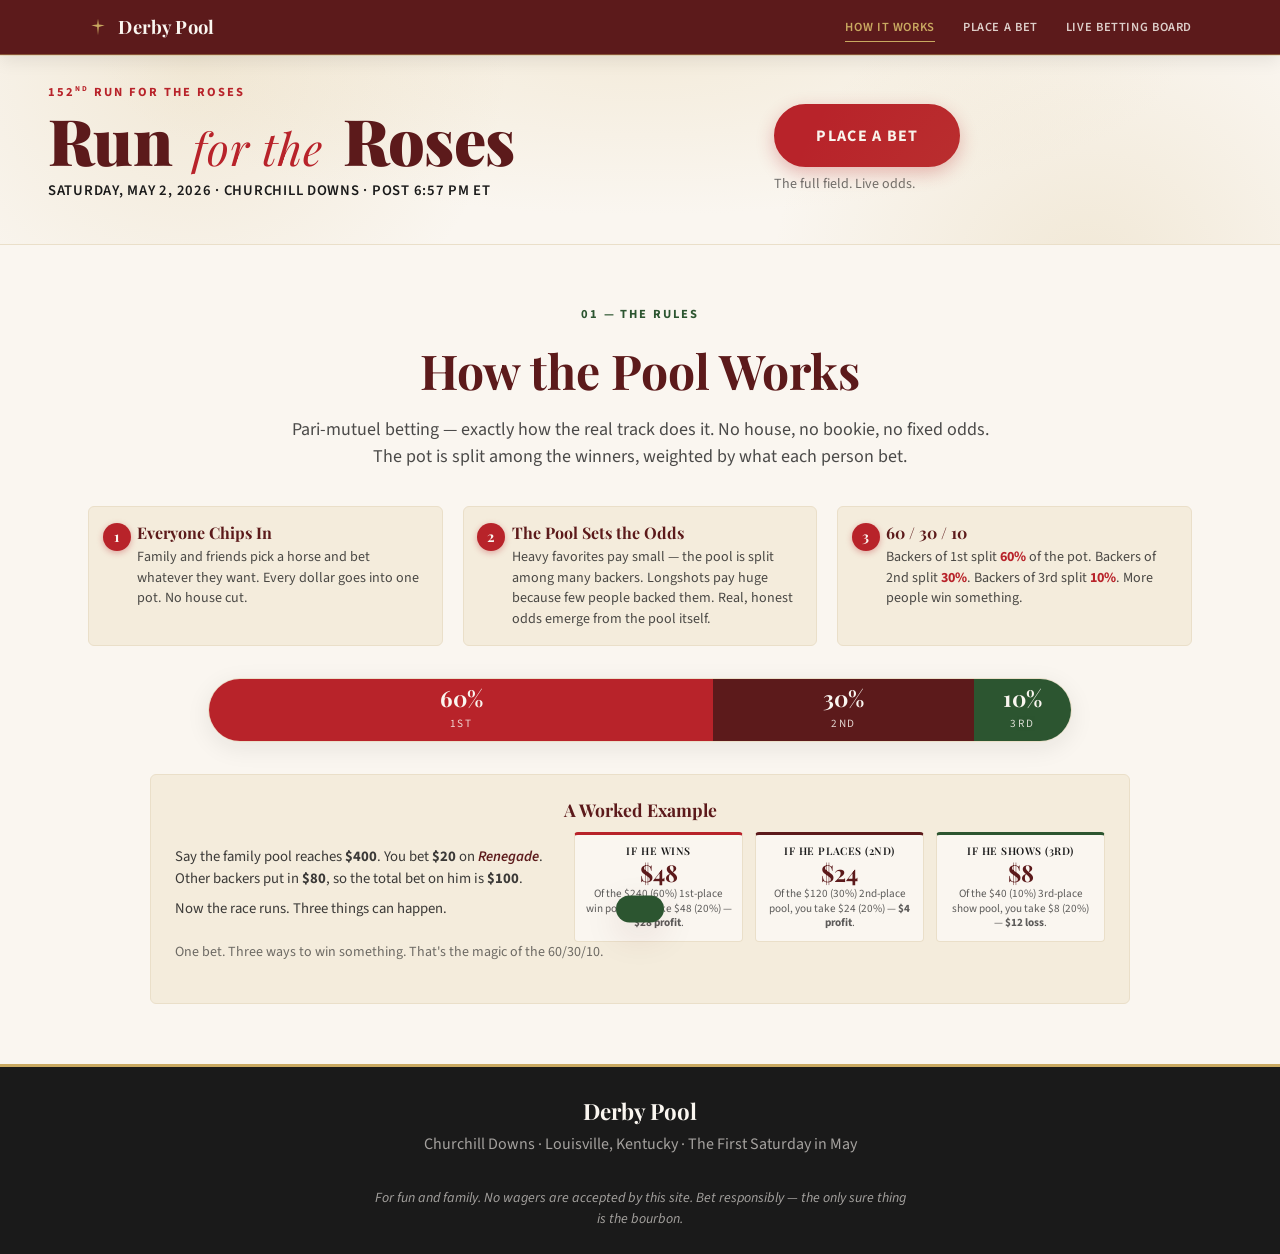
<file: index.html>
<!DOCTYPE html>
<html lang="en">
<head>
  <meta charset="UTF-8" />
  <meta name="viewport" content="width=device-width, initial-scale=1.0" />
  <title>Derby Pool · 152nd Run for the Roses</title>
  <meta name="description" content="The Kentucky Derby pool. Pari-mutuel betting with a 60/30/10 split across win, place, and show." />
  <link rel="preconnect" href="https://fonts.googleapis.com" />
  <link rel="preconnect" href="https://fonts.gstatic.com" crossorigin />
  <link
    href="https://fonts.googleapis.com/css2?family=Playfair+Display:ital,wght@0,400;0,700;0,900;1,400&family=Source+Sans+3:wght@400;600;700&display=swap"
    rel="stylesheet"
  />
  <link rel="stylesheet" href="styles.css" />
</head>
<body data-page="how">
  <header class="site-nav">
    <div class="nav-inner">
      <a href="index.html" class="brand" aria-label="Family Derby Pool home">
        <span class="brand-mark" aria-hidden="true">
          <svg viewBox="0 0 24 24" width="20" height="20"><path d="M12 2 L13 9 L20 10 L13 12 L12 22 L11 12 L4 10 L11 9 Z" fill="currentColor"/></svg>
        </span>
        <span class="brand-text">Derby Pool</span>
      </a>
      <nav class="primary-nav" id="primary-nav">
        <a href="index.html" aria-current="page">How It Works</a>
        <a href="field.html">Place a Bet</a>
        <a href="pool.html">Live Betting Board</a>
      </nav>
      <button class="nav-toggle" id="nav-toggle" type="button" aria-label="Toggle menu" aria-expanded="false" aria-controls="primary-nav">
        <span class="nav-toggle-bars" aria-hidden="true"><span></span><span></span><span></span></span>
      </button>
    </div>
  </header>

  <main id="top">
    <section class="hero">
      <div class="hero-inner">
        <div class="hero-text">
          <p class="eyebrow">152<sup>nd</sup> Run for the Roses</p>
          <h1 class="hero-title">Run <span class="hero-amp">for the</span> Roses</h1>
          <p class="hero-sub">Saturday, May 2, 2026 · Churchill Downs · Post 6:57 PM ET</p>
        </div>
        <aside class="hero-aside">
          <a href="field.html" class="btn btn-primary btn-hero-cta">Place a Bet</a>
          <p class="muted small hero-cta-sub">The full field. Live odds.</p>
        </aside>
      </div>
    </section>

    <section id="how-it-works" class="section how-it-works">
      <div class="section-head">
        <p class="kicker">01 — The Rules</p>
        <h2>How the Pool Works</h2>
        <p class="lede">Pari-mutuel betting — exactly how the real track does it. No house, no bookie, no fixed odds. The pot is split among the winners, weighted by what each person bet.</p>
      </div>

      <div class="explainer-grid">
        <article class="explainer-card">
          <span class="step-num">1</span>
          <h3>Everyone Chips In</h3>
          <p>Family and friends pick a horse and bet whatever they want. Every dollar goes into one pot. No house cut.</p>
        </article>
        <article class="explainer-card">
          <span class="step-num">2</span>
          <h3>The Pool Sets the Odds</h3>
          <p>Heavy favorites pay small — the pool is split among many backers. Longshots pay huge because few people backed them. Real, honest odds emerge from the pool itself.</p>
        </article>
        <article class="explainer-card">
          <span class="step-num">3</span>
          <h3>60 / 30 / 10</h3>
          <p>Backers of 1st split <strong>60%</strong> of the pot. Backers of 2nd split <strong>30%</strong>. Backers of 3rd split <strong>10%</strong>. More people win something.</p>
        </article>
      </div>

      <div class="split-viz" aria-hidden="true">
        <div class="split-bar">
          <div class="split-seg seg-win">  <span>60%</span><em>1st</em></div>
          <div class="split-seg seg-place"><span>30%</span><em>2nd</em></div>
          <div class="split-seg seg-show"> <span>10%</span><em>3rd</em></div>
        </div>
      </div>

      <div class="worked-example">
        <h3>A Worked Example</h3>
        <div class="example-grid">
          <div class="example-text">
            <p>Say the family pool reaches <strong>$400</strong>. You bet <strong>$20</strong> on <em>Renegade</em>. Other backers put in <strong>$80</strong>, so the total bet on him is <strong>$100</strong>.</p>
            <p class="muted">Now the race runs. Three things can happen.</p>
          </div>
          <div class="example-cards">
            <div class="result-card win">
              <h4>If he wins</h4>
              <p class="result-amount">$48</p>
              <p class="result-detail">Of the $240 (60%) 1st-place win pool, you take $48 (20%) — <strong>$28 profit</strong>.</p>
            </div>
            <div class="result-card place">
              <h4>If he places (2nd)</h4>
              <p class="result-amount">$24</p>
              <p class="result-detail">Of the $120 (30%) 2nd-place pool, you take $24 (20%) — <strong>$4 profit</strong>.</p>
            </div>
            <div class="result-card show">
              <h4>If he shows (3rd)</h4>
              <p class="result-amount">$8</p>
              <p class="result-detail">Of the $40 (10%) 3rd-place show pool, you take $8 (20%) — <strong>$12 loss</strong>.</p>
            </div>
          </div>
        </div>
        <p class="muted small">One bet. Three ways to win something. That's the magic of the 60/30/10.</p>
      </div>

    </section>
  </main>

  <footer class="site-footer">
    <div class="footer-inner">
      <div class="footer-brand">
        <p class="footer-title">Derby Pool</p>
        <p class="muted">Churchill Downs · Louisville, Kentucky · The First Saturday in May</p>
      </div>
      <p class="muted small footer-fine">For fun and family. No wagers are accepted by this site. Bet responsibly — the only sure thing is the bourbon.</p>
    </div>
  </footer>

  <div class="toast" id="toast" role="status" aria-live="polite"></div>

  <script src="script.js"></script>
</body>
</html>
</file>
<file: styles.css>
/* ==========================================================================
   Derby Pool — styles
   Brand tokens from the Kentucky Derby Style Guide v1.0
   ========================================================================== */

:root {
  --derby-red:   #B8232A;
  --burgundy:    #5C1A1B;
  --champagne:   #C9A961;
  --bluegrass:   #2C5530;
  --cream:       #FAF6F0;
  --charcoal:    #1A1A1A;

  --cream-warm:  #F4ECDC;
  --cream-edge:  #EADFC9;
  --champagne-soft: #E8D9A8;

  --serif:  "Playfair Display", "Times New Roman", serif;
  --sans:   "Source Sans 3", "Source Sans Pro", -apple-system, BlinkMacSystemFont, "Segoe UI", sans-serif;

  --shadow-soft: 0 6px 24px rgba(26, 26, 26, 0.08);
  --shadow-card: 0 12px 36px rgba(92, 26, 27, 0.12);

  --r-pill: 999px;
  --r-card: 6px;
  --tracking-caps: 0.05em;
  --tracking-wide: 0.16em;

  --container: 1200px;
}

/* --- Reset --------------------------------------------------------------- */
* { box-sizing: border-box; }
*::before, *::after { box-sizing: border-box; }
html, body { margin: 0; padding: 0; }
img, svg { display: block; max-width: 100%; }
button { font: inherit; cursor: pointer; }
input, select, textarea { font: inherit; color: inherit; }
a { color: inherit; }
[hidden] { display: none !important; }

html { scroll-behavior: smooth; }

body {
  font-family: var(--sans);
  font-size: 16px;
  line-height: 1.5;
  color: var(--charcoal);
  background: var(--cream);
  -webkit-font-smoothing: antialiased;
  -moz-osx-font-smoothing: grayscale;
}

/* --- Type ---------------------------------------------------------------- */
h1, h2, h3, h4 {
  font-family: var(--serif);
  font-weight: 700;
  color: var(--burgundy);
  margin: 0;
  line-height: 1.15;
}
h1 { font-size: clamp(3rem, 8vw, 6.5rem); }
h2 { font-size: clamp(1.75rem, 4vw, 3rem); line-height: 1.25; }
h3 { font-size: clamp(1.25rem, 2vw, 1.6rem); line-height: 1.3; }
h4 { font-size: 1.1rem; }

p { margin: 0 0 1rem; }

.eyebrow,
.kicker {
  font-family: var(--sans);
  font-weight: 700;
  font-size: 0.78rem;
  letter-spacing: var(--tracking-wide);
  text-transform: uppercase;
  color: var(--derby-red);
  margin: 0 0 1rem;
}

.kicker { color: var(--bluegrass); }

.muted   { color: rgba(26, 26, 26, 0.62); }
.small   { font-size: 0.875rem; line-height: 1.5; }

/* --- Layout helpers ------------------------------------------------------ */
.section {
  padding: clamp(2.25rem, 5vw, 3.75rem) clamp(1.25rem, 4vw, 3rem);
  max-width: var(--container);
  margin: 0 auto;
}
.section-head {
  max-width: 720px;
  margin: 0 auto clamp(1.5rem, 3vw, 2.25rem);
  text-align: center;
}
.section-head .lede {
  font-size: 1.125rem;
  color: rgba(26, 26, 26, 0.78);
  margin-top: 1rem;
}
.section-head.light .kicker { color: var(--champagne); }
.section-head.light h2     { color: var(--cream); }
.section-head.light .lede  { color: rgba(250, 246, 240, 0.82); }

/* --- Buttons ------------------------------------------------------------- */
.btn {
  display: inline-flex;
  align-items: center;
  justify-content: center;
  padding: 0.95rem 1.85rem;
  border-radius: var(--r-pill);
  font-family: var(--sans);
  font-weight: 700;
  font-size: 0.875rem;
  letter-spacing: var(--tracking-caps);
  text-transform: uppercase;
  text-decoration: none;
  border: 2px solid transparent;
  transition: transform 120ms ease, background 200ms ease, color 200ms ease, border-color 200ms ease, box-shadow 200ms ease;
  white-space: nowrap;
}
.btn:active { transform: translateY(1px); }

.btn-primary {
  background: var(--derby-red);
  color: var(--cream);
  border-color: var(--derby-red);
}
.btn-primary:hover {
  background: var(--burgundy);
  border-color: var(--burgundy);
  box-shadow: var(--shadow-soft);
}

.btn-secondary {
  background: transparent;
  color: var(--burgundy);
  border-color: var(--burgundy);
}
.btn-secondary:hover {
  background: var(--burgundy);
  color: var(--cream);
}

.btn-ghost {
  background: transparent;
  color: var(--burgundy);
  border-color: rgba(92, 26, 27, 0.25);
}
.btn-ghost:hover {
  border-color: var(--burgundy);
  color: var(--burgundy);
}
.btn-ghost.small {
  padding: 0.55rem 1.1rem;
  font-size: 0.78rem;
}

/* --- Site Nav ------------------------------------------------------------ */
.site-nav {
  position: sticky;
  top: 0;
  z-index: 50;
  background: var(--burgundy);
  color: var(--cream);
  border-bottom: 1px solid rgba(201, 169, 97, 0.4);
  box-shadow: 0 1px 0 rgba(201, 169, 97, 0.25), 0 6px 18px rgba(0,0,0,0.08);
}
.nav-inner {
  position: relative;
  max-width: var(--container);
  margin: 0 auto;
  padding: 0.85rem clamp(1rem, 4vw, 3rem);
  display: flex;
  align-items: center;
  justify-content: space-between;
  gap: 1.5rem;
}
.brand {
  display: inline-flex;
  align-items: center;
  gap: 0.65rem;
  text-decoration: none;
  color: var(--cream);
}
.brand-mark {
  color: var(--champagne);
  display: inline-flex;
}
.brand-text {
  font-family: var(--serif);
  font-size: 1.15rem;
  font-weight: 700;
  letter-spacing: 0.01em;
  line-height: 1.05;
}

.primary-nav {
  display: flex;
  gap: 1.75rem;
}
.primary-nav a {
  text-decoration: none;
  font-size: 0.78rem;
  font-weight: 600;
  letter-spacing: var(--tracking-caps);
  text-transform: uppercase;
  color: rgba(250, 246, 240, 0.82);
  position: relative;
  padding: 0.25rem 0;
  transition: color 180ms ease;
}
.primary-nav a:hover { color: var(--champagne); }
.primary-nav a[aria-current="page"] { color: var(--champagne); }
.primary-nav a::after {
  content: "";
  position: absolute;
  left: 0; right: 0;
  bottom: -2px;
  height: 1px;
  background: var(--champagne);
  transform: scaleX(0);
  transform-origin: center;
  transition: transform 200ms ease;
}
.primary-nav a:hover::after,
.primary-nav a[aria-current="page"]::after { transform: scaleX(1); }

.nav-toggle {
  display: none;
  align-items: center;
  justify-content: center;
  background: transparent;
  border: 0;
  padding: 0.5rem;
  margin: -0.5rem -0.25rem -0.5rem 0;
  color: var(--cream);
  cursor: pointer;
  border-radius: 4px;
}
.nav-toggle:focus-visible {
  outline: 2px solid var(--champagne);
  outline-offset: 2px;
}
.nav-toggle-bars {
  display: inline-flex;
  flex-direction: column;
  gap: 4px;
  width: 22px;
}
.nav-toggle-bars span {
  display: block;
  height: 2px;
  background: currentColor;
  border-radius: 2px;
  transition: transform 200ms ease, opacity 200ms ease;
  transform-origin: center;
}
.nav-toggle[aria-expanded="true"] .nav-toggle-bars span:nth-child(1) {
  transform: translateY(6px) rotate(45deg);
}
.nav-toggle[aria-expanded="true"] .nav-toggle-bars span:nth-child(2) {
  opacity: 0;
}
.nav-toggle[aria-expanded="true"] .nav-toggle-bars span:nth-child(3) {
  transform: translateY(-6px) rotate(-45deg);
}

@media (max-width: 720px) {
  .nav-toggle { display: inline-flex; }
  .primary-nav {
    position: absolute;
    top: calc(100% + 6px);
    right: clamp(1rem, 4vw, 3rem);
    flex-direction: column;
    gap: 0.85rem;
    background: var(--burgundy);
    border: 1px solid rgba(201, 169, 97, 0.4);
    border-radius: 8px;
    padding: 0.9rem 1.1rem;
    box-shadow: 0 10px 28px rgba(0, 0, 0, 0.28);
    min-width: 11rem;
    display: none;
  }
  .primary-nav.is-open { display: flex; }
  .primary-nav a { padding: 0.4rem 0; }
}

/* --- Hero ---------------------------------------------------------------- */
.hero {
  position: relative;
  background: radial-gradient(ellipse at top, var(--cream-warm) 0%, var(--cream) 60%);
  padding: clamp(1rem, 3vw, 1.75rem) clamp(1.25rem, 4vw, 3rem);
  overflow: hidden;
  border-bottom: 1px solid var(--cream-edge);
}
.hero::before, .hero::after {
  content: "";
  position: absolute;
  pointer-events: none;
  background:
    radial-gradient(circle at center, rgba(201, 169, 97, 0.18) 0%, transparent 70%);
  width: 50vw;
  height: 50vw;
  border-radius: 50%;
}
.hero::before { top: -25vw; left: -10vw; }
.hero::after  { bottom: -28vw; right: -10vw; }

.hero-inner {
  position: relative;
  max-width: var(--container);
  margin: 0 auto;
  display: grid;
  grid-template-columns: 1fr;
  gap: 1.25rem;
  align-items: center;
  text-align: center;
}
@media (min-width: 760px) {
  .hero-inner {
    grid-template-columns: 1.5fr 1fr;
    gap: 2.5rem;
    text-align: left;
  }
  .hero-text { text-align: left; }
  .hero-aside { text-align: center; }
}
.hero .eyebrow { color: var(--derby-red); margin-bottom: 0.4rem; }
.hero .eyebrow sup { font-size: 0.6em; vertical-align: super; }

.hero-title {
  font-family: var(--serif);
  font-weight: 900;
  font-size: clamp(2.25rem, 6vw, 4rem);
  line-height: 1;
  color: var(--burgundy);
  letter-spacing: -0.01em;
  margin: 0;
}
.hero-amp {
  font-style: italic;
  font-weight: 400;
  color: var(--derby-red);
  font-size: 0.7em;
  letter-spacing: 0.02em;
  display: inline-block;
  padding: 0 0.15em;
}

.hero-sub {
  font-family: var(--sans);
  font-size: clamp(0.78rem, 1.3vw, 0.92rem);
  letter-spacing: var(--tracking-caps);
  text-transform: uppercase;
  color: var(--charcoal);
  font-weight: 600;
  margin: 0.5rem 0 0.85rem;
}

/* Ornament */
.ornament {
  display: inline-flex;
  align-items: center;
  gap: 0.75rem;
  margin: 1.5rem auto 0;
  color: var(--champagne);
}
.ornament span {
  display: block;
  width: 60px;
  height: 1px;
  background: currentColor;
}
.ornament i {
  display: block;
  width: 6px;
  height: 6px;
  background: currentColor;
  border-radius: 50%;
  transform: rotate(45deg);
}

/* Countdown */
.countdown {
  display: inline-flex;
  gap: 0.25rem;
  padding: 0.45rem 0.6rem;
  background: var(--burgundy);
  color: var(--cream);
  border-radius: 4px;
  border: 1px solid var(--champagne);
}
.cd-cell {
  min-width: 38px;
  text-align: center;
  padding: 0.05rem 0.4rem;
  border-right: 1px solid rgba(201, 169, 97, 0.35);
}
.cd-cell:last-child { border-right: none; }
.cd-num {
  display: block;
  font-family: var(--serif);
  font-weight: 700;
  font-size: 1.25rem;
  color: var(--champagne);
  font-variant-numeric: tabular-nums;
  line-height: 1;
}
.cd-label {
  display: block;
  font-size: 0.55rem;
  font-weight: 600;
  letter-spacing: var(--tracking-wide);
  text-transform: uppercase;
  color: rgba(250, 246, 240, 0.7);
  margin-top: 0.2rem;
}
.post-time {
  font-size: 0.68rem;
  letter-spacing: var(--tracking-wide);
  text-transform: uppercase;
  color: var(--bluegrass);
  font-weight: 700;
  margin: 0.4rem 0 0;
}

.cta-row {
  display: inline-flex;
  flex-wrap: wrap;
  gap: 0.85rem;
  justify-content: center;
}

/* Hero right-column CTA (replaces countdown) */
.hero-aside { display: flex; flex-direction: column; align-items: center; gap: 0.4rem; }
.btn-hero-cta {
  font-size: 1rem;
  padding: 1.1rem 2.5rem;
  letter-spacing: 0.08em;
  box-shadow: 0 6px 18px rgba(184, 35, 42, 0.3);
}
.btn-hero-cta:hover { box-shadow: 0 8px 22px rgba(184, 35, 42, 0.4); }
.hero-cta-sub { margin: 0; }
@media (min-width: 760px) {
  .hero-aside { align-items: flex-start; }
}

/* --- Event strip (slim sub-page banner) -------------------------------- */
.event-strip {
  background: var(--burgundy);
  color: var(--champagne);
  text-align: center;
  margin: 0;
  padding: 0.45rem 1rem;
  font-size: 0.7rem;
  font-weight: 700;
  letter-spacing: var(--tracking-wide);
  text-transform: uppercase;
  border-bottom: 1px solid rgba(201, 169, 97, 0.5);
}
.event-strip sup { font-size: 0.7em; }

.pane-title {
  font-family: var(--serif);
  font-size: 1.5rem;
  font-weight: 700;
  color: var(--burgundy);
  margin: 0 0 0.85rem;
  line-height: 1.1;
}
.pane-title .pane-sub {
  font-family: var(--sans);
  font-size: 0.78rem;
  font-weight: 600;
  color: rgba(26, 26, 26, 0.55);
  letter-spacing: 0;
  text-transform: none;
  display: block;
  margin-top: 0.15rem;
}

/* --- Pool page layout --------------------------------------------------- */
.pool-section { background: var(--cream); }
.pool-inner {
  max-width: 980px;
  margin: 0 auto;
  padding: clamp(1rem, 3vw, 1.75rem) clamp(1rem, 3vw, 2rem);
}
.pool-head {
  margin-bottom: 1rem;
  display: flex;
  flex-direction: column;
  gap: 0.2rem;
}
.pool-head h1 {
  font-family: var(--serif);
  font-weight: 700;
  font-size: clamp(1.6rem, 3vw, 2.1rem);
  color: var(--burgundy);
  margin: 0;
  line-height: 1.1;
}
.pool-head .muted { margin: 0; }

.ledger-head {
  display: flex;
  align-items: center;
  justify-content: space-between;
  gap: 0.75rem;
  flex-wrap: wrap;
  margin-bottom: 0.65rem;
}
.ledger-head h2 {
  font-family: var(--serif);
  font-size: 1.15rem;
  font-weight: 700;
  color: var(--burgundy);
  margin: 0;
}

/* --- Page header (field.html, pool.html) -------------------------------- */
.page-header {
  background: radial-gradient(ellipse at top, var(--cream-warm) 0%, var(--cream) 70%);
  padding: clamp(1.5rem, 4vw, 2.5rem) clamp(1.25rem, 4vw, 3rem) clamp(1rem, 3vw, 1.75rem);
  text-align: center;
  border-bottom: 1px solid var(--cream-edge);
}
.page-header--compact {
  padding: clamp(1rem, 3vw, 1.75rem) clamp(1.25rem, 4vw, 3rem) clamp(0.75rem, 2vw, 1.25rem);
}
.page-header--compact h1 { font-size: clamp(1.85rem, 4vw, 2.6rem); margin-bottom: 0.4rem; }
.page-header--compact .lede { font-size: 0.95rem; }
.page-header--compact .kicker { margin-bottom: 0.4rem; font-size: 0.7rem; }
.page-header-inner {
  max-width: 720px;
  margin: 0 auto;
}
.page-header .kicker {
  color: var(--derby-red);
  margin-bottom: 0.65rem;
}
.page-header .kicker sup { font-size: 0.6em; vertical-align: super; }
.page-header h1 {
  font-family: var(--serif);
  font-weight: 700;
  font-size: clamp(2.25rem, 5.5vw, 3.5rem);
  line-height: 1.1;
  color: var(--burgundy);
  margin: 0 0 0.85rem;
}
.page-header .lede {
  font-size: clamp(1rem, 1.6vw, 1.125rem);
  color: rgba(26, 26, 26, 0.78);
  margin: 0;
}

/* --- Next-page CTA blocks ----------------------------------------------- */
.next-page-cta {
  text-align: center;
  margin-top: clamp(2.5rem, 6vw, 4rem);
}
.next-page-cta .btn { margin-bottom: 0.65rem; }
.next-page-cta p { margin: 0; }
.next-page-cta .on-dark { color: var(--cream); border-color: rgba(250, 246, 240, 0.5); }
.next-page-cta .on-dark:hover { background: var(--cream); color: var(--burgundy); border-color: var(--cream); }
.next-page-cta p.on-dark { color: rgba(250, 246, 240, 0.62); }

/* --- How it works -------------------------------------------------------- */
.how-it-works { background: var(--cream); }

.explainer-grid {
  display: grid;
  grid-template-columns: repeat(auto-fit, minmax(260px, 1fr));
  gap: 1.25rem;
  margin-bottom: 2rem;
}
.explainer-card {
  position: relative;
  padding: 1rem 1rem 1rem 3rem;
  background: var(--cream-warm);
  border: 1px solid var(--cream-edge);
  border-radius: var(--r-card);
  transition: transform 150ms ease, box-shadow 150ms ease, border-color 150ms ease;
}
.explainer-card:hover {
  transform: translateY(-2px);
  box-shadow: var(--shadow-soft);
  border-color: var(--champagne-soft);
}
.explainer-card .step-num {
  position: absolute;
  top: 1rem;
  left: 0.85rem;
  width: 28px;
  height: 28px;
  border-radius: 50%;
  background: var(--derby-red);
  color: var(--cream);
  display: inline-flex;
  align-items: center;
  justify-content: center;
  font-family: var(--serif);
  font-weight: 700;
  font-size: 0.9rem;
  box-shadow: 0 2px 6px rgba(184, 35, 42, 0.35);
}
.explainer-card h3 {
  margin: 0 0 0.25rem;
  color: var(--burgundy);
  font-size: 1rem;
}
.explainer-card p  { color: rgba(26, 26, 26, 0.78); margin: 0; font-size: 0.88rem; line-height: 1.45; }
.explainer-card strong { color: var(--derby-red); }

/* Split visualization */
.split-viz { margin: 0 auto 2rem; max-width: 880px; padding: 0 0.5rem; }
.split-bar {
  display: flex;
  height: 64px;
  border-radius: var(--r-pill);
  overflow: hidden;
  box-shadow: var(--shadow-soft);
  border: 1px solid var(--cream-edge);
}
.split-seg {
  display: flex;
  flex-direction: column;
  justify-content: center;
  align-items: center;
  color: var(--cream);
  position: relative;
  padding: 0 0.5rem;
  overflow: hidden;
}
.split-seg span {
  font-family: var(--serif);
  font-weight: 700;
  font-size: clamp(1rem, 4vw, 1.4rem);
  line-height: 1;
}
.split-seg em {
  font-style: normal;
  font-size: 0.7rem;
  letter-spacing: var(--tracking-wide);
  text-transform: uppercase;
  margin-top: 0.4rem;
  opacity: 0.85;
}
.seg-win   { flex: 6; background: var(--derby-red); min-width: 70px; }
.seg-place { flex: 3; background: var(--burgundy);  min-width: 60px; }
.seg-show  { flex: 1; background: var(--bluegrass); min-width: 56px; }

/* Worked example */
.worked-example {
  background: var(--cream-warm);
  border: 1px solid var(--cream-edge);
  border-radius: var(--r-card);
  padding: clamp(1rem, 2.5vw, 1.5rem);
  max-width: 980px;
  margin: 0 auto;
}
.worked-example h3 { margin-bottom: 0.65rem; text-align: center; font-size: 1.1rem; }
.example-grid {
  display: grid;
  grid-template-columns: 1fr;
  gap: 0.85rem;
  align-items: center;
}
@media (min-width: 760px) {
  .example-grid { grid-template-columns: 1fr 1.4fr; gap: 1.25rem; }
}
.example-text p { font-size: 0.92rem; color: rgba(26, 26, 26, 0.85); margin-bottom: 0.5rem; }
.example-text em { font-style: italic; color: var(--burgundy); font-weight: 600; }
.example-cards {
  display: grid;
  grid-template-columns: repeat(3, 1fr);
  gap: 0.75rem;
}
@media (max-width: 540px) {
  .example-cards { grid-template-columns: 1fr; }
}
.result-card {
  background: var(--cream);
  border: 1px solid var(--cream-edge);
  border-top: 3px solid var(--charcoal);
  border-radius: 4px;
  padding: 0.6rem 0.65rem;
  text-align: center;
}
.result-card.win   { border-top-color: var(--derby-red); }
.result-card.place { border-top-color: var(--burgundy); }
.result-card.show  { border-top-color: var(--bluegrass); }
.result-card h4 {
  color: var(--charcoal);
  font-size: 0.66rem;
  letter-spacing: var(--tracking-caps);
  text-transform: uppercase;
  font-weight: 600;
  margin-bottom: 0.25rem;
}
.result-amount {
  font-family: var(--serif);
  font-weight: 700;
  font-size: 1.45rem;
  color: var(--burgundy);
  margin: 0.1rem 0 0.2rem;
  font-variant-numeric: tabular-nums;
  line-height: 1;
}
.result-detail {
  font-size: 0.7rem;
  color: rgba(26, 26, 26, 0.7);
  margin: 0;
  line-height: 1.3;
}

/* --- The Field ----------------------------------------------------------- */
.field-section { background: var(--cream); }

.horse-grid {
  display: grid;
  grid-template-columns: repeat(auto-fill, minmax(340px, 1fr));
  gap: 0.85rem;
}

.horse-card {
  position: relative;
  background: var(--cream-warm);
  border: 1px solid var(--cream-edge);
  border-radius: var(--r-card);
  padding: 0.7rem 0.85rem;
  transition: border-color 150ms ease, background 150ms ease, box-shadow 150ms ease;
  display: grid;
  grid-template-columns: minmax(0, 1fr) auto auto auto;
  align-items: center;
  column-gap: 0.6rem;
  row-gap: 0;
  user-select: none;
}
.horse-card .horse-name-col {
  grid-column: 1;
  min-width: 0;
  display: flex;
  flex-direction: column;
  gap: 0.35rem;
  align-items: flex-start;
}
.horse-card .odds-ml        { grid-column: 2; }
.horse-card .odds-live      { grid-column: 3; }
.horse-card .add-to-slip    { grid-column: 4; }
.horse-card .horse-details  { grid-column: 1 / -1; display: none; }
.horse-card.is-bio-open .horse-details { display: block; }

.horse-meta-row {
  display: flex;
  align-items: center;
  gap: 0.4rem;
}
.horse-post-pill {
  display: inline-flex;
  align-items: center;
  justify-content: center;
  background: var(--burgundy);
  color: var(--cream);
  font-family: var(--sans);
  font-weight: 700;
  font-size: 0.62rem;
  letter-spacing: 0.05em;
  padding: 0.16rem 0.4rem;
  border-radius: 3px;
  line-height: 1;
}

.bio-toggle {
  appearance: none;
  background: transparent;
  border: 0;
  padding: 0;
  font-family: var(--sans);
  font-size: 0.62rem;
  font-weight: 700;
  letter-spacing: var(--tracking-wide);
  text-transform: uppercase;
  color: var(--burgundy);
  cursor: pointer;
  text-decoration: underline;
  text-underline-offset: 2px;
  text-decoration-thickness: 1px;
}
.bio-toggle::after {
  content: " ▾";
  display: inline-block;
  text-decoration: none;
  transition: transform 200ms ease;
}
.horse-card.is-bio-open .bio-toggle::after {
  transform: rotate(180deg);
  display: inline-block;
}

.add-to-slip {
  appearance: none;
  background: var(--derby-red);
  color: var(--cream);
  border: 0;
  border-radius: 6px;
  padding: 0.45rem 0.65rem;
  font-family: var(--sans);
  font-size: 0.66rem;
  font-weight: 700;
  letter-spacing: var(--tracking-wide);
  text-transform: uppercase;
  cursor: pointer;
  white-space: nowrap;
  transition: background 160ms ease, transform 100ms ease;
}
.add-to-slip:hover { background: #9c1e24; }
.add-to-slip:active { transform: translateY(1px); }
.add-to-slip[data-in-slip="true"] {
  background: var(--cream);
  color: var(--burgundy);
  border: 1.5px solid var(--burgundy);
  padding: calc(0.45rem - 1.5px) calc(0.65rem - 1.5px);
}
.add-to-slip[data-in-slip="true"]:hover {
  background: var(--cream-warm);
}
.horse-card.is-in-slip {
  border-color: var(--burgundy);
  box-shadow: 0 0 0 2px rgba(122, 25, 30, 0.12);
}

@media (max-width: 540px) {
  .horse-card {
    column-gap: 0.35rem;
    padding: 0.6rem 0.65rem;
  }
  .add-to-slip {
    font-size: 0.58rem;
    padding: 0.4rem 0.55rem;
  }
  .horse-name {
    font-size: 0.92rem;
  }
  .odds-col {
    padding: 0 0.25rem;
  }
  .odds-col .odds-value { font-size: 0.78rem; }
  .odds-col .odds-label { font-size: 0.52rem; }
  .horse-post {
    font-size: 0.85rem;
    padding: 0.2rem 0.4rem;
  }
}

/* Card details revealed when a card is picked */
.horse-details {
  margin-top: 0.55rem;
  padding-top: 0.55rem;
  border-top: 1px dashed var(--cream-edge);
}
.hd-row { margin: 0 0 0.6rem; }
.hd-row .hd-line {
  font-size: 0.88rem;
  font-weight: 600;
  color: var(--charcoal);
  line-height: 1.3;
}
.hd-row .hd-line .hd-label {
  display: inline-block;
  width: 4.25rem;
  font-family: var(--sans);
  font-size: 0.55rem;
  font-weight: 700;
  letter-spacing: var(--tracking-wide);
  text-transform: uppercase;
  color: rgba(26, 26, 26, 0.55);
  vertical-align: 1px;
  margin-right: 0.25rem;
}
.hd-row .hd-note {
  margin: 0.2rem 0 0 4.5rem;
  font-size: 0.78rem;
  font-weight: 400;
  color: rgba(26, 26, 26, 0.7);
  line-height: 1.45;
}
.hd-funfact {
  margin: 0;
  padding-top: 0.55rem;
  border-top: 1px dashed var(--cream-edge);
  font-size: 0.8rem;
  font-style: italic;
  color: rgba(26, 26, 26, 0.72);
  line-height: 1.45;
}
.hd-funfact {
  font-style: italic;
  color: rgba(26, 26, 26, 0.72);
  margin: 0;
  padding-top: 0.5rem;
  border-top: 1px dashed var(--cream-edge);
}
.hd-label {
  display: inline-block;
  font-family: var(--sans);
  font-size: 0.55rem;
  font-weight: 700;
  letter-spacing: var(--tracking-wide);
  text-transform: uppercase;
  color: rgba(26, 26, 26, 0.55);
  margin-right: 0.4rem;
  vertical-align: 1px;
}
.hd-section {
  margin: 0 0 0.5rem;
  padding-left: 0.65rem;
  border-left: 2px solid var(--cream-edge);
}
.hd-section.hd-likes    { border-left-color: var(--bluegrass); }
.hd-section.hd-concerns { border-left-color: var(--derby-red); }
.hd-section-label {
  display: block;
  font-family: var(--sans);
  font-size: 0.55rem;
  font-weight: 700;
  letter-spacing: var(--tracking-wide);
  text-transform: uppercase;
  margin-bottom: 0.15rem;
}
.hd-likes    .hd-section-label { color: var(--bluegrass); }
.hd-concerns .hd-section-label { color: var(--derby-red); }
.hd-section p {
  margin: 0;
  font-size: 0.8rem;
  line-height: 1.45;
  color: var(--charcoal);
}

/* Inline tag pill on the horse name row (e.g., "Co-second choice") */
.horse-tag {
  display: inline-block;
  margin-left: 0.4rem;
  padding: 0.12rem 0.45rem;
  background: var(--champagne);
  color: var(--charcoal);
  font-family: var(--sans);
  font-size: 0.55rem;
  font-weight: 700;
  letter-spacing: var(--tracking-wide);
  text-transform: uppercase;
  border-radius: var(--r-pill);
  vertical-align: 2px;
  white-space: nowrap;
}

.odds-col {
  display: flex;
  flex-direction: column;
  align-items: center;
  gap: 0.1rem;
  min-width: 46px;
  padding: 0 0.25rem;
}
.odds-col .odds-value {
  font-family: var(--serif);
  font-weight: 700;
  font-size: 1rem;
  line-height: 1;
  font-variant-numeric: tabular-nums;
}
.odds-col .odds-label {
  font-family: var(--sans);
  font-size: 0.55rem;
  font-weight: 700;
  letter-spacing: var(--tracking-wide);
  text-transform: uppercase;
  color: rgba(26, 26, 26, 0.45);
}
.odds-ml { border-right: 1px solid var(--cream-edge); }
.odds-ml .odds-value   { color: var(--derby-red); }
.odds-live .odds-value { color: rgba(26, 26, 26, 0.35); }
.odds-live[data-state="active"]   .odds-value { color: var(--bluegrass); }
.odds-live[data-state="favored"]  .odds-value { color: var(--derby-red); }
.odds-live[data-state="longshot"] .odds-value { color: var(--burgundy); }
.horse-card.is-favorite {
  border-color: var(--champagne);
  background:
    linear-gradient(180deg, rgba(201, 169, 97, 0.1), transparent 35%),
    var(--cream-warm);
}
.horse-card.is-favorite::before {
  content: "Morning-Line Favorite";
  position: absolute;
  top: -10px;
  left: 14px;
  background: var(--champagne);
  color: var(--charcoal);
  font-size: 0.6rem;
  font-weight: 700;
  letter-spacing: var(--tracking-wide);
  text-transform: uppercase;
  padding: 0.25rem 0.55rem;
  border-radius: var(--r-pill);
  z-index: 1;
}

.horse-silks {
  display: inline-block;
  width: 6px;
  height: 18px;
  border-radius: 2px;
  background: linear-gradient(180deg, var(--silks-a, #ccc) 50%, var(--silks-b, #888) 50%);
  flex-shrink: 0;
}
.horse-name {
  font-family: var(--serif);
  font-weight: 700;
  font-size: 1rem;
  line-height: 1.2;
  color: var(--burgundy);
  margin: 0;
  max-width: 100%;
  white-space: nowrap;
  overflow: hidden;
  text-overflow: ellipsis;
}
.horse-credits {
  margin: 0;
  font-size: 0.72rem;
  color: rgba(26, 26, 26, 0.6);
  line-height: 1.2;
  white-space: nowrap;
  overflow: hidden;
  text-overflow: ellipsis;
}
.horse-credits .sep { color: var(--champagne); padding: 0 0.15rem; }

/* Country flag inline next to a name */
.flag {
  display: inline-block;
  font-family: "Apple Color Emoji", "Segoe UI Emoji", "Noto Color Emoji", system-ui, sans-serif;
  font-size: 0.95em;
  vertical-align: -1px;
  margin-right: 0.05em;
  line-height: 1;
}
.horse-odds-stack {
  display: flex;
  flex-direction: column;
  align-items: flex-end;
  gap: 0.15rem;
  flex-shrink: 0;
}
.horse-odds {
  font-family: var(--serif);
  font-weight: 700;
  font-size: 1.1rem;
  color: var(--derby-red);
  font-variant-numeric: tabular-nums;
  white-space: nowrap;
  line-height: 1;
}
.horse-live-odds {
  display: inline-flex;
  align-items: center;
  gap: 0.35rem;
  font-size: 0.66rem;
  white-space: nowrap;
  line-height: 1;
}
.horse-live-odds .live-label {
  font-family: var(--sans);
  font-weight: 700;
  letter-spacing: var(--tracking-wide);
  text-transform: uppercase;
  color: rgba(26, 26, 26, 0.42);
}
.horse-live-odds .live-value {
  font-family: var(--serif);
  font-weight: 700;
  font-size: 0.9rem;
  font-variant-numeric: tabular-nums;
  color: var(--bluegrass);
  letter-spacing: 0;
  text-transform: none;
}
.horse-live-odds[data-state="open"] .live-value    { color: rgba(26, 26, 26, 0.35); }
.horse-live-odds[data-state="favored"] .live-value { color: var(--derby-red); }
.horse-live-odds[data-state="longshot"] .live-value{ color: var(--burgundy); }

.horse-meta {
  margin: 0;
  padding-top: 0.6rem;
  border-top: 1px solid var(--cream-edge);
  display: grid;
  grid-template-columns: auto 1fr;
  gap: 0.15rem 0.75rem;
  font-size: 0.85rem;
}
.horse-meta dt {
  font-size: 0.66rem;
  letter-spacing: var(--tracking-wide);
  text-transform: uppercase;
  color: rgba(26, 26, 26, 0.55);
  font-weight: 600;
  align-self: center;
}
.horse-meta dd {
  margin: 0;
  color: var(--charcoal);
  font-weight: 600;
}

/* --- Bet layout (Place a Bet page: form + field side-by-side) ----------- */
.bet-layout {
  max-width: var(--container);
  margin: 0 auto;
  padding: clamp(1rem, 3vw, 1.75rem) clamp(1rem, 3vw, 2rem) clamp(2rem, 4vw, 3rem);
  display: grid;
  grid-template-columns: 1fr;
  gap: 1.25rem;
  align-items: start;
}
@media (min-width: 720px) {
  .bet-layout {
    grid-template-columns: minmax(300px, 360px) 1fr;
    gap: 1.25rem;
  }
  .bet-pane {
    position: sticky;
    top: 60px; /* below sticky nav + event strip */
    align-self: start;
  }
}

.bet-shell {
  background: var(--cream-warm);
  border: 1px solid var(--cream-edge);
  border-top: 3px solid var(--champagne);
  border-radius: var(--r-card);
  padding: 1.25rem;
  box-shadow: var(--shadow-soft);
}

/* Field pane head (replaces section-head for the right column) */
.field-pane { min-width: 0; }
.pane-head {
  margin-bottom: 1rem;
  padding: 0 0.25rem;
}
.pane-head h2 {
  font-family: var(--serif);
  font-size: clamp(1.25rem, 2.4vw, 1.6rem);
  color: var(--burgundy);
  margin: 0 0 0.25rem;
}
.pane-head p { margin: 0; }

/* Old standalone bet-section, kept for safety if used elsewhere ---------- */
.bet-section {
  background: var(--cream);
}

.bet-form .form-row { margin-bottom: 0.75rem; }
.bet-form .form-row.two {
  display: grid;
  grid-template-columns: 1fr 7rem;
  gap: 0.75rem;
}
@media (max-width: 540px) {
  .bet-form .form-row.two { grid-template-columns: 1fr; }
}

.bet-form label {
  display: flex;
  flex-direction: column;
  gap: 0.4rem;
}
.bet-form .label {
  font-size: 0.7rem;
  font-weight: 700;
  letter-spacing: var(--tracking-wide);
  text-transform: uppercase;
  color: var(--burgundy);
}

.bet-form input[type="text"],
.bet-form input[type="number"],
.bet-form select {
  width: 100%;
  padding: 0.7rem 0.85rem;
  border: 1.5px solid var(--cream-edge);
  border-radius: 4px;
  background: var(--cream);
  font-size: 0.95rem;
  color: var(--charcoal);
  transition: border-color 150ms ease, box-shadow 150ms ease;
}
.bet-form input:focus,
.bet-form select:focus {
  outline: none;
  border-color: var(--derby-red);
  box-shadow: 0 0 0 3px rgba(184, 35, 42, 0.15);
}

.money-input {
  position: relative;
  display: block;
}
.money-mark {
  position: absolute;
  top: 50%;
  left: 1rem;
  transform: translateY(-50%);
  font-weight: 700;
  color: var(--burgundy);
  pointer-events: none;
}
.bet-form .money-input input { padding-left: 2rem; }

/* Bet preview */
.bet-preview {
  margin: 0.85rem 0;
  padding: 0.85rem;
  background: var(--cream);
  border: 1px solid var(--cream-edge);
  border-left: 3px solid var(--champagne);
  border-radius: 4px;
}
.preview-headline {
  margin: 0 0 0.6rem;
  font-family: var(--serif);
  font-weight: 700;
  font-size: 0.95rem;
  color: var(--burgundy);
}
.preview-grid {
  display: grid;
  grid-template-columns: repeat(3, 1fr);
  gap: 0.4rem;
  margin-top: 0.5rem;
}
.preview-cell {
  background: var(--cream-warm);
  border-radius: 4px;
  padding: 0.55rem 0.4rem;
  text-align: center;
  border-top: 2px solid;
}
.preview-cell.win   { border-top-color: var(--derby-red); }
.preview-cell.place { border-top-color: var(--burgundy); }
.preview-cell.show  { border-top-color: var(--bluegrass); }
.preview-cell .pc-label {
  display: block;
  font-size: 0.66rem;
  font-weight: 700;
  letter-spacing: var(--tracking-wide);
  text-transform: uppercase;
  color: rgba(26, 26, 26, 0.6);
  margin-bottom: 0.2rem;
}
.preview-cell .pc-value {
  font-family: var(--serif);
  font-weight: 700;
  font-size: 1.15rem;
  color: var(--burgundy);
  font-variant-numeric: tabular-nums;
  line-height: 1.1;
}
.preview-cell .pc-detail {
  display: block;
  font-size: 0.7rem;
  color: rgba(26, 26, 26, 0.6);
  margin-top: 0.15rem;
}

.bet-actions {
  display: flex;
  flex-wrap: wrap;
  gap: 0.5rem;
  margin-top: 0.75rem;
}
.bet-actions .btn { flex: 1; min-width: 130px; padding: 0.75rem 1rem; font-size: 0.78rem; }

/* --- Field section (full-width grid above the sticky bet slip) ---------- */
.field-section {
  max-width: var(--container);
  margin: 0 auto;
  padding: clamp(1rem, 3vw, 1.75rem) clamp(1rem, 3vw, 2rem) clamp(2rem, 4vw, 3rem);
}
.field-section-head {
  margin-bottom: 1rem;
  padding: 0 0.25rem;
}
.field-section-head h1 {
  font-family: var(--serif);
  font-size: clamp(1.5rem, 3.2vw, 2rem);
  color: var(--burgundy);
  margin: 0 0 0.25rem;
}
.field-section-head p { margin: 0; }

/* Reserve room at the bottom so cards aren't hidden under the sticky slip */
body[data-page="field"] {
  padding-bottom: calc(72px + env(safe-area-inset-bottom));
}

/* --- Bet Slip (sticky bottom, DraftKings-style) ------------------------- */
.bet-slip {
  position: fixed;
  left: 0;
  right: 0;
  bottom: 0;
  z-index: 45;
  background: var(--cream);
  border-top: 1px solid var(--cream-edge);
  box-shadow: 0 -10px 28px rgba(0, 0, 0, 0.12);
  padding-bottom: env(safe-area-inset-bottom);
}
.slip-bar {
  display: flex;
  align-items: center;
  gap: 0.75rem;
  padding: 0.65rem clamp(1rem, 4vw, 3rem);
  min-height: 64px;
}
.slip-bar-toggle {
  flex: 1;
  min-width: 0;
  display: flex;
  align-items: center;
  gap: 0.85rem;
  background: transparent;
  border: 0;
  padding: 0.4rem 0;
  text-align: left;
  font: inherit;
  color: inherit;
  cursor: pointer;
}
.slip-bar-toggle:focus-visible {
  outline: 2px solid var(--burgundy);
  outline-offset: 2px;
  border-radius: 4px;
}
.slip-pill {
  display: inline-flex;
  align-items: center;
  justify-content: center;
  width: 32px;
  height: 32px;
  border-radius: 50%;
  background: var(--burgundy);
  color: var(--cream);
  font-weight: 700;
  font-size: 0.9rem;
  flex-shrink: 0;
  transition: background 200ms ease;
}
.bet-slip[data-state="empty"] .slip-pill {
  background: var(--cream-edge);
  color: var(--burgundy);
}
.slip-bar-line1 {
  font-family: var(--serif);
  font-weight: 700;
  font-size: 1rem;
  color: var(--charcoal);
  white-space: nowrap;
  overflow: hidden;
  text-overflow: ellipsis;
}
.slip-bar-cta {
  appearance: none;
  background: var(--derby-red);
  color: var(--cream);
  border: 0;
  border-radius: 999px;
  padding: 0.7rem 1.25rem;
  font-family: var(--sans);
  font-size: 0.78rem;
  font-weight: 700;
  letter-spacing: var(--tracking-wide);
  text-transform: uppercase;
  cursor: pointer;
  white-space: nowrap;
  transition: background 160ms ease, transform 100ms ease, opacity 160ms ease;
  flex-shrink: 0;
}
.slip-bar-cta:hover { background: #9c1e24; }
.slip-bar-cta:active { transform: translateY(1px); }
.slip-bar-cta:disabled {
  opacity: 0.4;
  cursor: not-allowed;
}

.slip-body {
  max-height: 0;
  overflow: hidden;
  transition: max-height 320ms ease;
}
.bet-slip[data-expanded="true"] .slip-body {
  max-height: min(72vh, 760px);
  overflow-y: auto;
  border-top: 1px solid var(--cream-edge);
}

.slip-form {
  padding: 1rem clamp(1rem, 4vw, 3rem) 1.5rem;
  display: flex;
  flex-direction: column;
  gap: 1rem;
  max-width: 720px;
  margin: 0 auto;
}
.slip-form .form-row { margin-bottom: 0; }

.slip-pick-card {
  display: flex;
  align-items: center;
  gap: 0.85rem;
  padding: 0.85rem 1rem;
  background: var(--cream-warm);
  border: 1px solid var(--cream-edge);
  border-radius: 8px;
}
.slip-pick-card[data-state="empty"] {
  background: transparent;
  border-style: dashed;
}
.slip-pick-silks {
  display: inline-block;
  width: 28px;
  height: 28px;
  border-radius: 6px;
  background: linear-gradient(180deg, var(--silks-a, var(--cream-edge)) 50%, var(--silks-b, var(--cream-edge)) 50%);
  border: 1px solid rgba(0, 0, 0, 0.1);
  flex-shrink: 0;
}
.slip-pick-card[data-state="empty"] .slip-pick-silks {
  background: var(--cream);
}
.slip-pick-meta {
  display: flex;
  flex-direction: column;
  min-width: 0;
}
.slip-pick-name {
  font-family: var(--serif);
  font-weight: 700;
  font-size: 1.05rem;
  color: var(--burgundy);
}
.slip-pick-sub {
  font-size: 0.78rem;
  color: rgba(26, 26, 26, 0.65);
}

.slip-field {
  display: flex;
  flex-direction: column;
  gap: 0.45rem;
}
.slip-stake-head {
  display: flex;
  align-items: center;
  justify-content: space-between;
  flex-wrap: wrap;
  gap: 0.5rem;
}
.quick-stakes {
  display: flex;
  gap: 0.4rem;
  flex-wrap: wrap;
}
.qs-btn {
  appearance: none;
  background: transparent;
  border: 1px solid var(--cream-edge);
  border-radius: 999px;
  padding: 0.32rem 0.75rem;
  font-size: 0.78rem;
  font-weight: 600;
  font-family: var(--sans);
  color: var(--charcoal);
  cursor: pointer;
  transition: background 150ms ease, border-color 150ms ease, color 150ms ease;
}
.qs-btn:hover {
  background: var(--cream-warm);
  border-color: var(--burgundy);
  color: var(--burgundy);
}
.qs-btn:active {
  transform: translateY(1px);
}

/* Multi-pick slip items */
.slip-empty {
  text-align: center;
  padding: 1.25rem 1rem;
  margin: 0;
  background: var(--cream-warm);
  border: 1px dashed var(--cream-edge);
  border-radius: 8px;
  color: rgba(26, 26, 26, 0.6);
  font-size: 0.85rem;
}
.slip-items {
  list-style: none;
  margin: 0;
  padding: 0;
  display: flex;
  flex-direction: column;
  gap: 0.6rem;
}
.slip-item {
  display: grid;
  grid-template-columns: auto 1fr 7rem auto;
  align-items: center;
  gap: 0.65rem;
  padding: 0.7rem 0.85rem;
  background: var(--cream-warm);
  border: 1px solid var(--cream-edge);
  border-radius: 8px;
}
.slip-item-silks {
  display: inline-block;
  width: 26px;
  height: 26px;
  border-radius: 5px;
  background: linear-gradient(180deg, var(--silks-a, var(--cream-edge)) 50%, var(--silks-b, var(--cream-edge)) 50%);
  border: 1px solid rgba(0, 0, 0, 0.1);
  flex-shrink: 0;
}
.slip-item-meta {
  min-width: 0;
  display: flex;
  flex-direction: column;
  gap: 0.15rem;
}
.slip-item-name {
  font-family: var(--serif);
  font-weight: 700;
  font-size: 0.95rem;
  color: var(--burgundy);
}
.slip-item-projection {
  font-size: 0.75rem;
  color: rgba(26, 26, 26, 0.7);
}
.slip-item-stake {
  width: 7rem;
}
.slip-item-stake input {
  width: 100%;
  padding: 0.5rem 0.5rem 0.5rem 1.6rem;
  border: 1.5px solid var(--cream-edge);
  border-radius: 4px;
  background: var(--cream);
  font-size: 0.95rem;
  color: var(--charcoal);
  font-variant-numeric: tabular-nums;
}
.slip-item-stake input:focus {
  outline: none;
  border-color: var(--derby-red);
  box-shadow: 0 0 0 3px rgba(184, 35, 42, 0.12);
}
.slip-item-remove {
  appearance: none;
  background: transparent;
  border: 0;
  width: 28px;
  height: 28px;
  border-radius: 50%;
  font-size: 1.25rem;
  line-height: 1;
  color: rgba(26, 26, 26, 0.55);
  cursor: pointer;
  transition: background 150ms ease, color 150ms ease;
}
.slip-item-remove:hover {
  background: rgba(184, 35, 42, 0.1);
  color: var(--derby-red);
}

@media (max-width: 540px) {
  .slip-item {
    grid-template-columns: auto 1fr auto;
    grid-template-rows: auto auto;
    column-gap: 0.6rem;
  }
  .slip-item-silks { grid-row: 1; grid-column: 1; }
  .slip-item-meta { grid-row: 1; grid-column: 2; }
  .slip-item-remove { grid-row: 1; grid-column: 3; }
  .slip-item-stake { grid-row: 2; grid-column: 1 / -1; width: 100%; }
}

/* --- Pool ---------------------------------------------------------------- */
.pool-section { background: var(--cream); }

.stats-row {
  display: grid;
  grid-template-columns: repeat(4, 1fr);
  gap: 0.65rem;
  margin-bottom: 1.25rem;
}
@media (max-width: 540px) {
  .stats-row { grid-template-columns: repeat(2, 1fr); }
}
.stat-card {
  background: var(--cream-warm);
  border: 1px solid var(--cream-edge);
  border-radius: var(--r-card);
  padding: 0.7rem 0.85rem;
  text-align: center;
}
.stat-num {
  display: block;
  font-family: var(--serif);
  font-weight: 700;
  font-size: clamp(1.35rem, 3vw, 1.85rem);
  color: var(--derby-red);
  line-height: 1.05;
  font-variant-numeric: tabular-nums;
}
.stat-label {
  display: block;
  font-size: 0.6rem;
  font-weight: 700;
  letter-spacing: var(--tracking-wide);
  text-transform: uppercase;
  color: rgba(26, 26, 26, 0.6);
  margin-top: 0.25rem;
}

.ledger-shell {
  background: var(--cream-warm);
  border: 1px solid var(--cream-edge);
  border-radius: var(--r-card);
  padding: 1rem 1.1rem;
  margin-top: 1.5rem;
}
.ledger-shell h3 { margin-bottom: 0.65rem; }

/* --- Live Betting Board (bar chart per horse) --------------------------- */
.board-shell {
  background: var(--cream-warm);
  border: 1px solid var(--cream-edge);
  border-top: 3px solid var(--burgundy);
  border-radius: var(--r-card);
  padding: 1.25rem;
  margin-top: 1.5rem;
}
.board-head {
  display: flex;
  align-items: flex-start;
  justify-content: space-between;
  gap: 1rem;
  margin-bottom: 1rem;
  flex-wrap: wrap;
}
.board-head h2 {
  font-family: var(--serif);
  margin: 0 0 0.15rem;
  font-size: clamp(1.1rem, 2.4vw, 1.4rem);
  color: var(--burgundy);
}
.board-sub { margin: 0; }
.board-empty {
  text-align: center;
  padding: 1.5rem 1rem;
  margin: 0;
  background: var(--cream);
  border: 1px dashed var(--cream-edge);
  border-radius: 8px;
}
.board-bars {
  list-style: none;
  margin: 0;
  padding: 0;
  display: flex;
  flex-direction: column;
  gap: 1rem;
}
.board-bar {
  display: grid;
  gap: 0.4rem;
}
.board-bar-row1 {
  display: flex;
  align-items: center;
  gap: 0.55rem;
  font-size: 0.92rem;
}
.board-bar-row1 .silks {
  display: inline-block;
  width: 6px;
  height: 22px;
  border-radius: 2px;
  background: linear-gradient(180deg, var(--silks-a, #ccc) 50%, var(--silks-b, #888) 50%);
  flex-shrink: 0;
}
.board-bar-row1 .post {
  font-family: var(--sans);
  font-weight: 700;
  font-size: 0.62rem;
  color: var(--cream);
  background: var(--burgundy);
  padding: 0.18rem 0.4rem;
  border-radius: 3px;
  flex-shrink: 0;
  letter-spacing: 0.05em;
}
.board-bar-row1 .name {
  font-family: var(--serif);
  font-weight: 700;
  color: var(--burgundy);
  flex: 1 1 auto;
  white-space: nowrap;
  overflow: hidden;
  text-overflow: ellipsis;
  min-width: 0;
}
.board-bar-row1 .total {
  font-family: var(--serif);
  font-weight: 700;
  color: var(--charcoal);
  font-variant-numeric: tabular-nums;
}
.board-bar-row1 .live-odds {
  font-size: 0.72rem;
  color: var(--bluegrass);
  font-weight: 700;
  letter-spacing: 0.02em;
  background: rgba(34, 139, 34, 0.08);
  padding: 0.12rem 0.45rem;
  border-radius: 3px;
}
.board-bar.is-favored .live-odds {
  color: var(--derby-red);
  background: rgba(184, 35, 42, 0.08);
}
.board-bar-track {
  position: relative;
  height: 14px;
  background: var(--cream);
  border: 1px solid var(--cream-edge);
  border-radius: 7px;
  overflow: hidden;
}
.board-bar-fill {
  height: 100%;
  background: linear-gradient(90deg, var(--burgundy), var(--derby-red));
  border-radius: 7px 0 0 7px;
  transition: width 700ms cubic-bezier(0.16, 1, 0.3, 1);
}
.board-bar.is-favored .board-bar-fill {
  background: linear-gradient(90deg, #b8860b, var(--champagne));
  box-shadow: inset 0 0 0 1px rgba(255, 255, 255, 0.25);
}
.board-bar-meta {
  display: flex;
  align-items: center;
  justify-content: space-between;
  gap: 0.6rem;
  flex-wrap: wrap;
  font-size: 0.74rem;
  color: rgba(26, 26, 26, 0.65);
}
.board-bar-pct {
  font-weight: 700;
  color: var(--burgundy);
  font-variant-numeric: tabular-nums;
}
.board-bar-people {
  display: inline-block;
}
.board-bar-people summary {
  cursor: pointer;
  font-family: var(--sans);
  font-size: 0.72rem;
  font-weight: 600;
  letter-spacing: 0.02em;
  color: var(--burgundy);
  user-select: none;
  list-style: none;
  display: inline-flex;
  align-items: center;
  gap: 0.25rem;
}
.board-bar-people summary::-webkit-details-marker { display: none; }
.board-bar-people summary::after {
  content: "▾";
  display: inline-block;
  font-size: 0.7rem;
  transition: transform 200ms ease;
}
.board-bar-people[open] summary::after {
  transform: rotate(180deg);
}
.board-bar-people summary:hover {
  color: var(--derby-red);
}
.board-bar-bettors {
  display: flex;
  flex-wrap: wrap;
  gap: 0.3rem;
  margin-top: 0.55rem;
}
.bettor-chip {
  background: var(--cream);
  border: 1px solid var(--cream-edge);
  border-radius: 999px;
  padding: 0.12rem 0.55rem;
  font-size: 0.72rem;
  color: var(--charcoal);
  font-variant-numeric: tabular-nums;
}

@media (max-width: 540px) {
  .board-shell { padding: 1rem; }
  .board-bar-row1 { font-size: 0.85rem; }
  .board-bar-row1 .total { font-size: 0.95rem; }
}

.ledger {
  list-style: none;
  margin: 0 0 1rem;
  padding: 0;
}
.ledger li {
  display: grid;
  grid-template-columns: auto 1fr auto;
  gap: 0.75rem 1rem;
  align-items: center;
  padding: 0.85rem 0;
  border-bottom: 1px solid var(--cream-edge);
}
.ledger li:last-child { border-bottom: none; }
.ledger .lh-post {
  width: 30px; height: 30px;
  border-radius: 4px;
  background: var(--burgundy);
  color: var(--cream);
  display: inline-flex;
  align-items: center;
  justify-content: center;
  font-family: var(--serif);
  font-weight: 700;
}
.ledger .lh-name {
  font-family: var(--serif);
  font-weight: 700;
  color: var(--burgundy);
}
.ledger .lh-amount {
  font-family: var(--serif);
  font-weight: 700;
  color: var(--derby-red);
  font-variant-numeric: tabular-nums;
}
.ledger .lh-bettor {
  grid-column: 2 / -1;
  font-size: 0.78rem;
  color: rgba(26, 26, 26, 0.62);
  margin-top: -0.2rem;
}

/* --- Footer -------------------------------------------------------------- */
.site-footer {
  background: var(--charcoal);
  color: var(--cream);
  padding: 1.75rem clamp(1.25rem, 4vw, 3rem) 1.5rem;
  border-top: 3px solid var(--champagne);
}
.footer-inner {
  max-width: var(--container);
  margin: 0 auto;
  display: flex;
  flex-direction: column;
  gap: 1rem;
  align-items: center;
  text-align: center;
}
.footer-title {
  font-family: var(--serif);
  font-size: 1.4rem;
  font-weight: 700;
  margin-bottom: 0.25rem;
  color: var(--cream);
}
.site-footer .muted { color: rgba(250, 246, 240, 0.62); }
.footer-fine {
  max-width: 540px;
  margin: 0;
  font-style: italic;
}

/* --- Toast --------------------------------------------------------------- */
.toast {
  position: fixed;
  bottom: 2rem;
  left: 50%;
  transform: translate(-50%, 200%);
  background: var(--bluegrass);
  color: var(--cream);
  padding: 0.85rem 1.5rem;
  border-radius: var(--r-pill);
  font-size: 0.9rem;
  font-weight: 600;
  box-shadow: var(--shadow-card);
  transition: transform 320ms cubic-bezier(.2,.8,.2,1);
  z-index: 100;
  max-width: 90vw;
  text-align: center;
}
.toast.show { transform: translate(-50%, 0); }
.toast.error { background: var(--derby-red); }

@media (prefers-reduced-motion: reduce) {
  *, *::before, *::after {
    animation-duration: 0.01ms !important;
    animation-iteration-count: 1 !important;
    transition-duration: 0.01ms !important;
    scroll-behavior: auto !important;
  }
}
</file>
